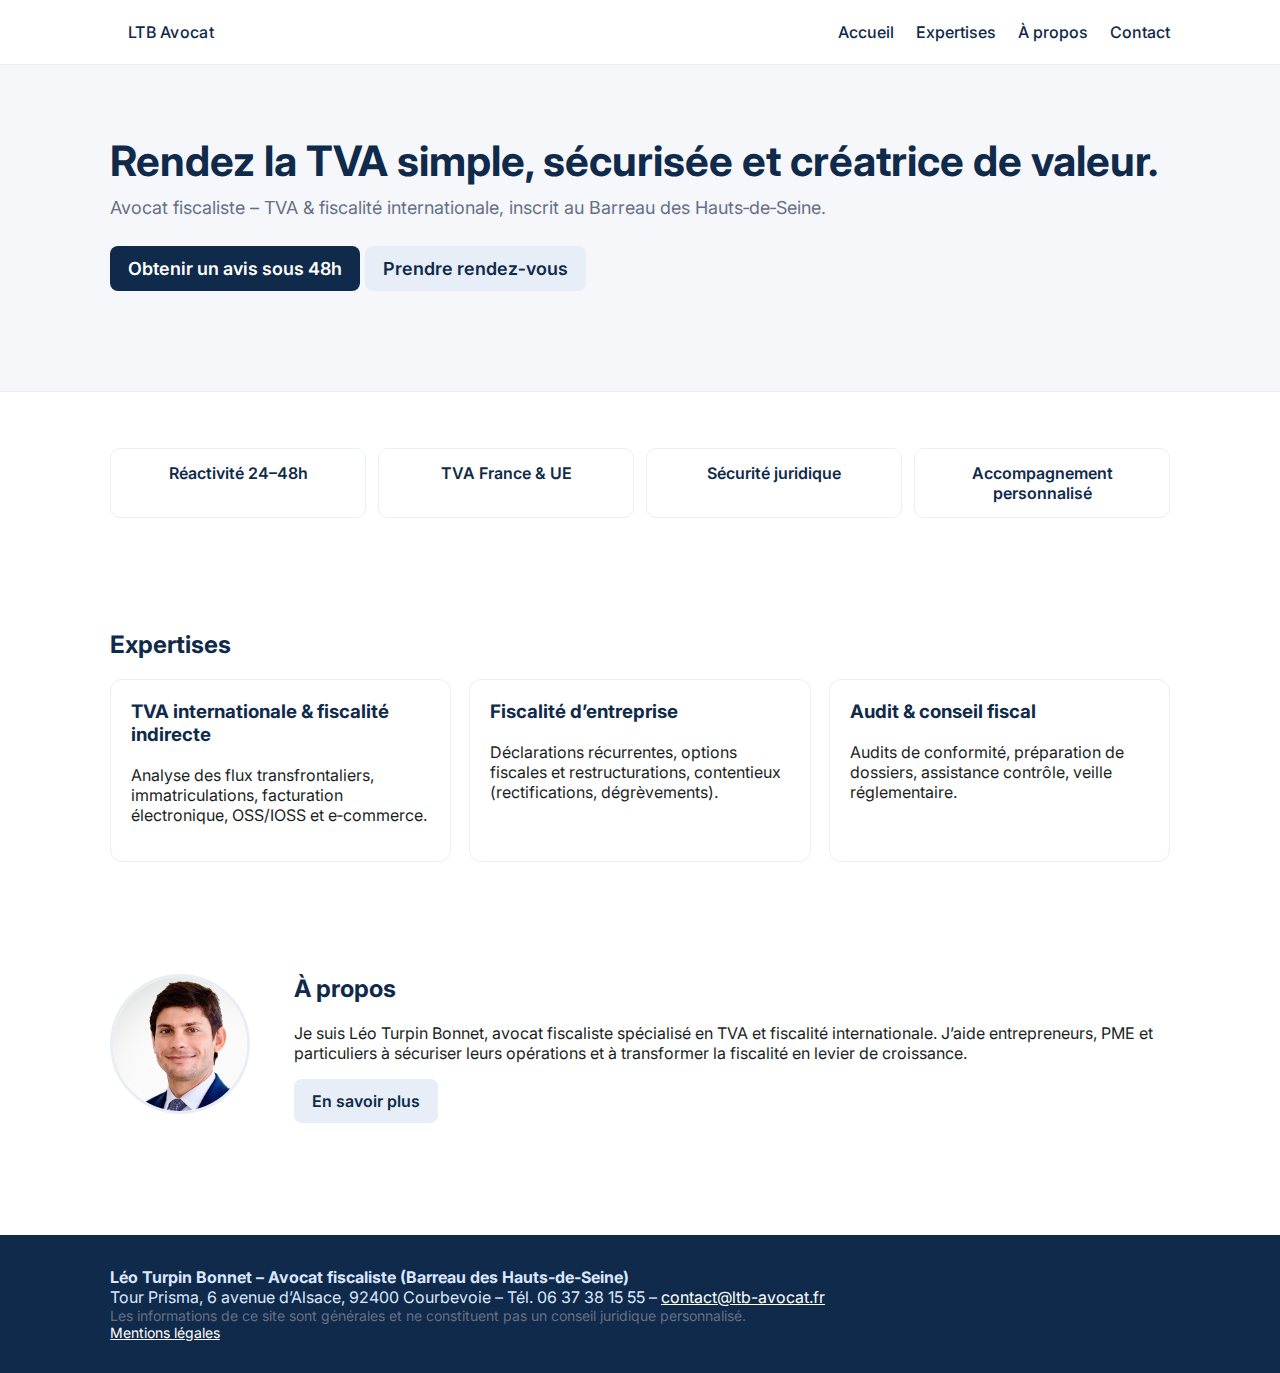
<file: index.html>
<!doctype html>
<html lang="fr">
<head>
  <meta charset="utf-8">
  <meta name="viewport" content="width=device-width, initial-scale=1">
  <title>LTB Avocat – TVA & Fiscalité internationale</title>
  <link rel="preconnect" href="https://fonts.gstatic.com" crossorigin>
  <link href="https://fonts.googleapis.com/css2?family=Inter:wght@400;500;600;700&display=swap" rel="stylesheet">
  <link rel="stylesheet" href="assets/css/style.css">
  <meta name="description" content="Avocat fiscaliste – TVA & fiscalité internationale. Immatriculations, conformité, remboursements 8e/13e directives et assistance contrôle.">
</head>
<body>


<header>
  <div class="container nav">
    <a class="logo" href="index.html">LTB&nbsp;Avocat</a>
    <nav>
      <a href="index.html">Accueil</a>
      <a href="expertises.html">Expertises</a>
      <a href="apropos.html">À propos</a>
      <a href="contact.html">Contact</a>
    </nav>
  </div>
</header>

<section class="hero">
  <div class="container">
    <h1>Rendez la TVA simple, sécurisée et créatrice de valeur.</h1>
    <p>Avocat fiscaliste – TVA & fiscalité internationale, inscrit au Barreau des Hauts‑de‑Seine.</p>
    <p>
      <a class="btn" href="contact.html">Obtenir un avis sous 48h</a>
      <a class="btn secondary" href="contact.html">Prendre rendez‑vous</a>
    </p>
  </div>
</section>

<section class="section">
  <div class="container">
    <div class="kpis">
      <div class="kpi">Réactivité 24–48h</div>
      <div class="kpi">TVA France & UE</div>
      <div class="kpi">Sécurité juridique</div>
      <div class="kpi">Accompagnement personnalisé</div>
    </div>
  </div>
</section>

<section class="section">
  <div class="container">
    <h2>Expertises</h2>
    <div class="grid-3">
      <div class="card">
        <h3>TVA internationale & fiscalité indirecte</h3>
        <p>Analyse des flux transfrontaliers, immatriculations, facturation électronique, OSS/IOSS et e‑commerce.</p>
      </div>
      <div class="card">
        <h3>Fiscalité d’entreprise</h3>
        <p>Déclarations récurrentes, options fiscales et restructurations, contentieux (rectifications, dégrèvements).</p>
      </div>
      <div class="card">
        <h3>Audit & conseil fiscal</h3>
        <p>Audits de conformité, préparation de dossiers, assistance contrôle, veille réglementaire.</p>
      </div>
    </div>
  </div>
</section>

<section class="section">
  <div class="container about">
    <img class="portrait" src="assets/portrait.jpg" alt="Portrait de Léo Turpin Bonnet">
    <div>
      <h2>À propos</h2>
      <p>Je suis Léo Turpin Bonnet, avocat fiscaliste spécialisé en TVA et fiscalité internationale. J’aide entrepreneurs, PME et particuliers à sécuriser leurs opérations et à transformer la fiscalité en levier de croissance.</p>
      <p><a class="btn secondary" href="apropos.html">En savoir plus</a></p>
    </div>
  </div>
</section>

<footer class="footer">
  <div class="container">
    <div><strong>Léo Turpin Bonnet – Avocat fiscaliste (Barreau des Hauts‑de‑Seine)</strong></div>
    <div>Tour Prisma, 6 avenue d’Alsace, 92400 Courbevoie – Tél. 06&nbsp;37&nbsp;38&nbsp;15&nbsp;55 – <a href="mailto:contact@ltb-avocat.fr">contact@ltb-avocat.fr</a></div>
    <div class="small">Les informations de ce site sont générales et ne constituent pas un conseil juridique personnalisé.</div>
    <div class="small"><a href="mentions-legales.html">Mentions légales</a></div>
  </div>
</footer>

</body>
</html>
</file>
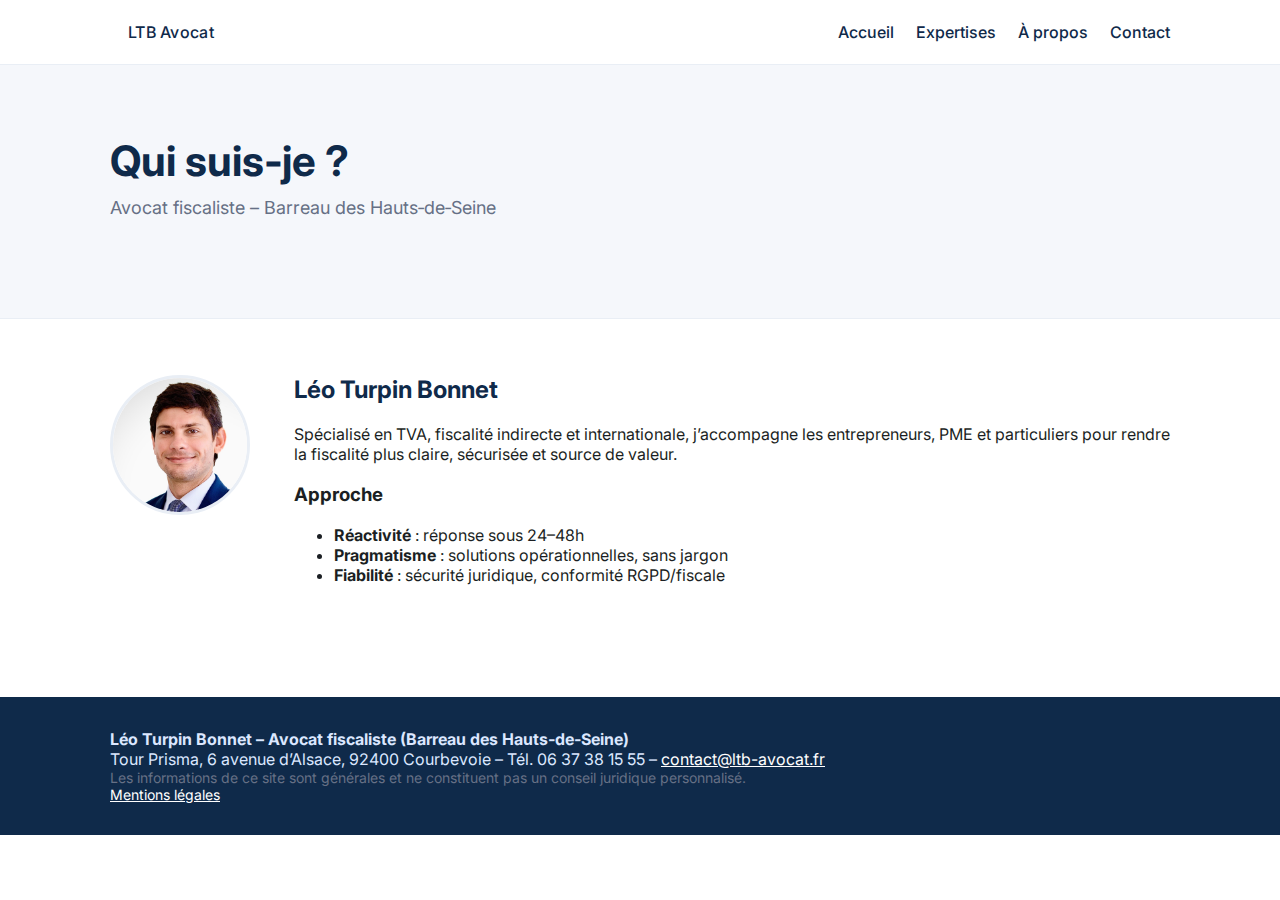
<file: apropos.html>
<!doctype html>
<html lang="fr">
<head>
  <meta charset="utf-8">
  <meta name="viewport" content="width=device-width, initial-scale=1">
  <title>LTB Avocat – TVA & Fiscalité internationale</title>
  <link rel="preconnect" href="https://fonts.gstatic.com" crossorigin>
  <link href="https://fonts.googleapis.com/css2?family=Inter:wght@400;500;600;700&display=swap" rel="stylesheet">
  <link rel="stylesheet" href="assets/css/style.css">
  <meta name="description" content="Avocat fiscaliste – TVA & fiscalité internationale. Immatriculations, conformité, remboursements 8e/13e directives et assistance contrôle.">
</head>
<body>


<header>
  <div class="container nav">
    <a class="logo" href="index.html">LTB&nbsp;Avocat</a>
    <nav>
      <a href="index.html">Accueil</a>
      <a href="expertises.html">Expertises</a>
      <a href="apropos.html">À propos</a>
      <a href="contact.html">Contact</a>
    </nav>
  </div>
</header>

<section class="hero">
  <div class="container">
    <h1>Qui suis‑je&nbsp;?</h1>
    <p>Avocat fiscaliste – Barreau des Hauts‑de‑Seine</p>
  </div>
</section>

<section class="section">
  <div class="container about">
    <img class="portrait" src="assets/portrait.jpg" alt="Portrait de Léo Turpin Bonnet">
    <div>
      <h2>Léo Turpin Bonnet</h2>
      <p>Spécialisé en TVA, fiscalité indirecte et internationale, j’accompagne les entrepreneurs, PME et particuliers pour rendre la fiscalité plus claire, sécurisée et source de valeur.</p>
      <h3>Approche</h3>
      <ul>
        <li><strong>Réactivité</strong> : réponse sous 24–48h</li>
        <li><strong>Pragmatisme</strong> : solutions opérationnelles, sans jargon</li>
        <li><strong>Fiabilité</strong> : sécurité juridique, conformité RGPD/fiscale</li>
      </ul>
    </div>
  </div>
</section>

<footer class="footer">
  <div class="container">
    <div><strong>Léo Turpin Bonnet – Avocat fiscaliste (Barreau des Hauts‑de‑Seine)</strong></div>
    <div>Tour Prisma, 6 avenue d’Alsace, 92400 Courbevoie – Tél. 06&nbsp;37&nbsp;38&nbsp;15&nbsp;55 – <a href="mailto:contact@ltb-avocat.fr">contact@ltb-avocat.fr</a></div>
    <div class="small">Les informations de ce site sont générales et ne constituent pas un conseil juridique personnalisé.</div>
    <div class="small"><a href="mentions-legales.html">Mentions légales</a></div>
  </div>
</footer>

</body>
</html>
</file>
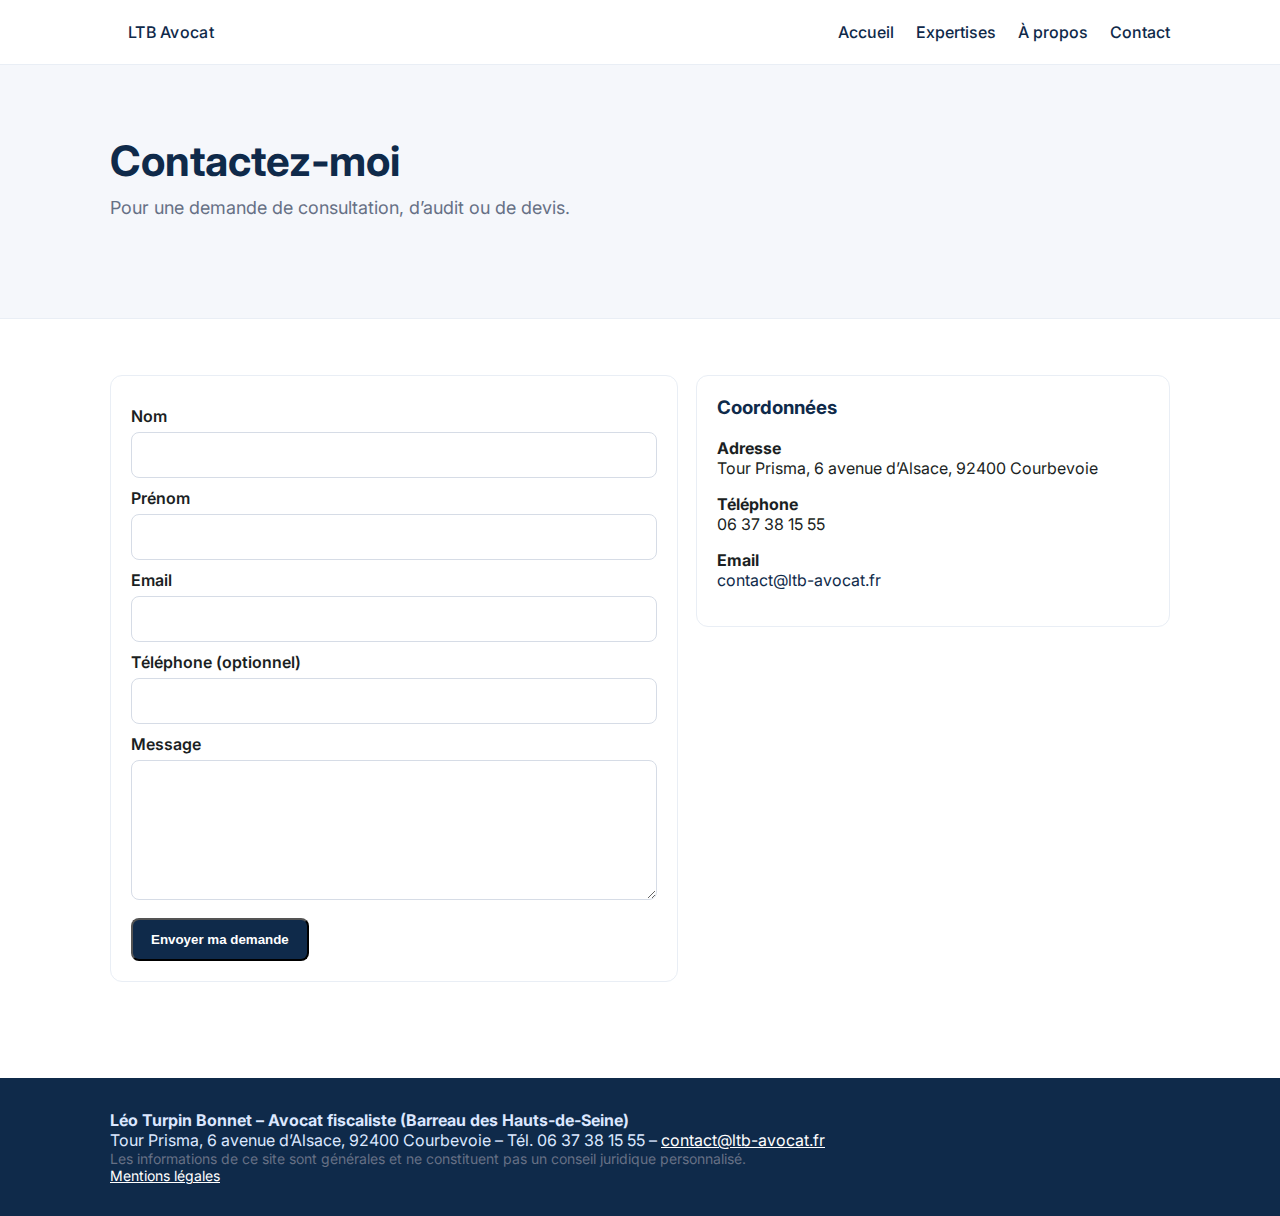
<file: contact.html>
<!doctype html>
<html lang="fr">
<head>
  <meta charset="utf-8">
  <meta name="viewport" content="width=device-width, initial-scale=1">
  <title>LTB Avocat – TVA & Fiscalité internationale</title>
  <link rel="preconnect" href="https://fonts.gstatic.com" crossorigin>
  <link href="https://fonts.googleapis.com/css2?family=Inter:wght@400;500;600;700&display=swap" rel="stylesheet">
  <link rel="stylesheet" href="assets/css/style.css">
  <meta name="description" content="Avocat fiscaliste – TVA & fiscalité internationale. Immatriculations, conformité, remboursements 8e/13e directives et assistance contrôle.">
</head>
<body>


<header>
  <div class="container nav">
    <a class="logo" href="index.html">LTB&nbsp;Avocat</a>
    <nav>
      <a href="index.html">Accueil</a>
      <a href="expertises.html">Expertises</a>
      <a href="apropos.html">À propos</a>
      <a href="contact.html">Contact</a>
    </nav>
  </div>
</header>

<section class="hero">
  <div class="container">
    <h1>Contactez‑moi</h1>
    <p>Pour une demande de consultation, d’audit ou de devis.</p>
  </div>
</section>

<section class="section">
  <div class="container">
    <div class="grid-3" style="grid-template-columns: 1.2fr 1fr;">
      <div>
        <div class="form">
          <form name="contact" method="POST" data-netlify="true">
            <input type="hidden" name="form-name" value="contact">
            <label>Nom</label>
            <input name="nom" required>
            <label>Prénom</label>
            <input name="prenom">
            <label>Email</label>
            <input type="email" name="email" required>
            <label>Téléphone (optionnel)</label>
            <input name="telephone">
            <label>Message</label>
            <textarea name="message" required></textarea>
            <div style="margin-top: 14px;">
              <button class="btn" type="submit">Envoyer ma demande</button>
            </div>
          </form>
        </div>
      </div>
      <div>
        <div class="card">
          <h3>Coordonnées</h3>
          <p><strong>Adresse</strong><br>Tour Prisma, 6 avenue d’Alsace, 92400 Courbevoie</p>
          <p><strong>Téléphone</strong><br>06&nbsp;37&nbsp;38&nbsp;15&nbsp;55</p>
          <p><strong>Email</strong><br><a href="mailto:contact@ltb-avocat.fr">contact@ltb-avocat.fr</a></p>
        </div>
      </div>
    </div>
  </div>
</section>

<footer class="footer">
  <div class="container">
    <div><strong>Léo Turpin Bonnet – Avocat fiscaliste (Barreau des Hauts‑de‑Seine)</strong></div>
    <div>Tour Prisma, 6 avenue d’Alsace, 92400 Courbevoie – Tél. 06&nbsp;37&nbsp;38&nbsp;15&nbsp;55 – <a href="mailto:contact@ltb-avocat.fr">contact@ltb-avocat.fr</a></div>
    <div class="small">Les informations de ce site sont générales et ne constituent pas un conseil juridique personnalisé.</div>
    <div class="small"><a href="mentions-legales.html">Mentions légales</a></div>
  </div>
</footer>

</body>
</html>
</file>
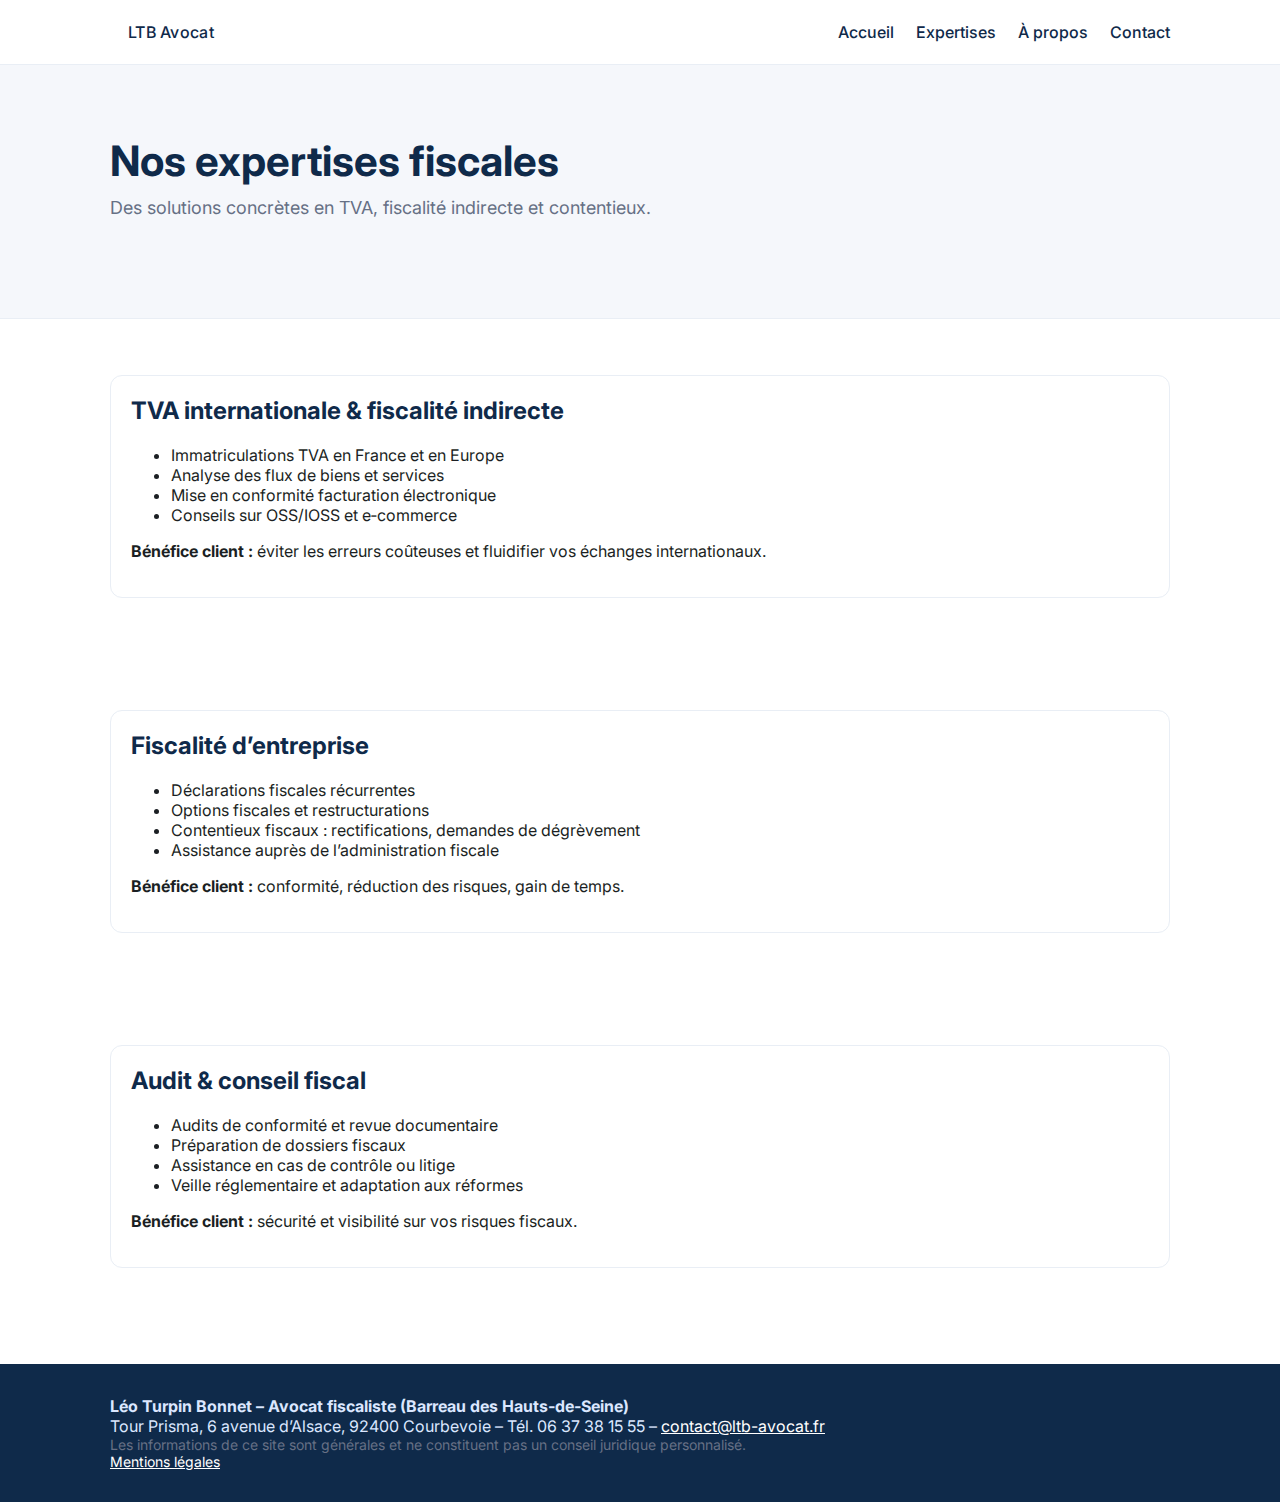
<file: expertises.html>
<!doctype html>
<html lang="fr">
<head>
  <meta charset="utf-8">
  <meta name="viewport" content="width=device-width, initial-scale=1">
  <title>LTB Avocat – TVA & Fiscalité internationale</title>
  <link rel="preconnect" href="https://fonts.gstatic.com" crossorigin>
  <link href="https://fonts.googleapis.com/css2?family=Inter:wght@400;500;600;700&display=swap" rel="stylesheet">
  <link rel="stylesheet" href="assets/css/style.css">
  <meta name="description" content="Avocat fiscaliste – TVA & fiscalité internationale. Immatriculations, conformité, remboursements 8e/13e directives et assistance contrôle.">
</head>
<body>


<header>
  <div class="container nav">
    <a class="logo" href="index.html">LTB&nbsp;Avocat</a>
    <nav>
      <a href="index.html">Accueil</a>
      <a href="expertises.html">Expertises</a>
      <a href="apropos.html">À propos</a>
      <a href="contact.html">Contact</a>
    </nav>
  </div>
</header>

<section class="hero">
  <div class="container">
    <h1>Nos expertises fiscales</h1>
    <p>Des solutions concrètes en TVA, fiscalité indirecte et contentieux.</p>
  </div>
</section>

<section class="section">
  <div class="container">
    <div class="card">
      <h2>TVA internationale & fiscalité indirecte</h2>
      <ul>
        <li>Immatriculations TVA en France et en Europe</li>
        <li>Analyse des flux de biens et services</li>
        <li>Mise en conformité facturation électronique</li>
        <li>Conseils sur OSS/IOSS et e‑commerce</li>
      </ul>
      <p><strong>Bénéfice client :</strong> éviter les erreurs coûteuses et fluidifier vos échanges internationaux.</p>
    </div>
  </div>
</section>

<section class="section">
  <div class="container">
    <div class="card">
      <h2>Fiscalité d’entreprise</h2>
      <ul>
        <li>Déclarations fiscales récurrentes</li>
        <li>Options fiscales et restructurations</li>
        <li>Contentieux fiscaux : rectifications, demandes de dégrèvement</li>
        <li>Assistance auprès de l’administration fiscale</li>
      </ul>
      <p><strong>Bénéfice client :</strong> conformité, réduction des risques, gain de temps.</p>
    </div>
  </div>
</section>

<section class="section">
  <div class="container">
    <div class="card">
      <h2>Audit & conseil fiscal</h2>
      <ul>
        <li>Audits de conformité et revue documentaire</li>
        <li>Préparation de dossiers fiscaux</li>
        <li>Assistance en cas de contrôle ou litige</li>
        <li>Veille réglementaire et adaptation aux réformes</li>
      </ul>
      <p><strong>Bénéfice client :</strong> sécurité et visibilité sur vos risques fiscaux.</p>
    </div>
  </div>
</section>

<footer class="footer">
  <div class="container">
    <div><strong>Léo Turpin Bonnet – Avocat fiscaliste (Barreau des Hauts‑de‑Seine)</strong></div>
    <div>Tour Prisma, 6 avenue d’Alsace, 92400 Courbevoie – Tél. 06&nbsp;37&nbsp;38&nbsp;15&nbsp;55 – <a href="mailto:contact@ltb-avocat.fr">contact@ltb-avocat.fr</a></div>
    <div class="small">Les informations de ce site sont générales et ne constituent pas un conseil juridique personnalisé.</div>
    <div class="small"><a href="mentions-legales.html">Mentions légales</a></div>
  </div>
</footer>

</body>
</html>
</file>
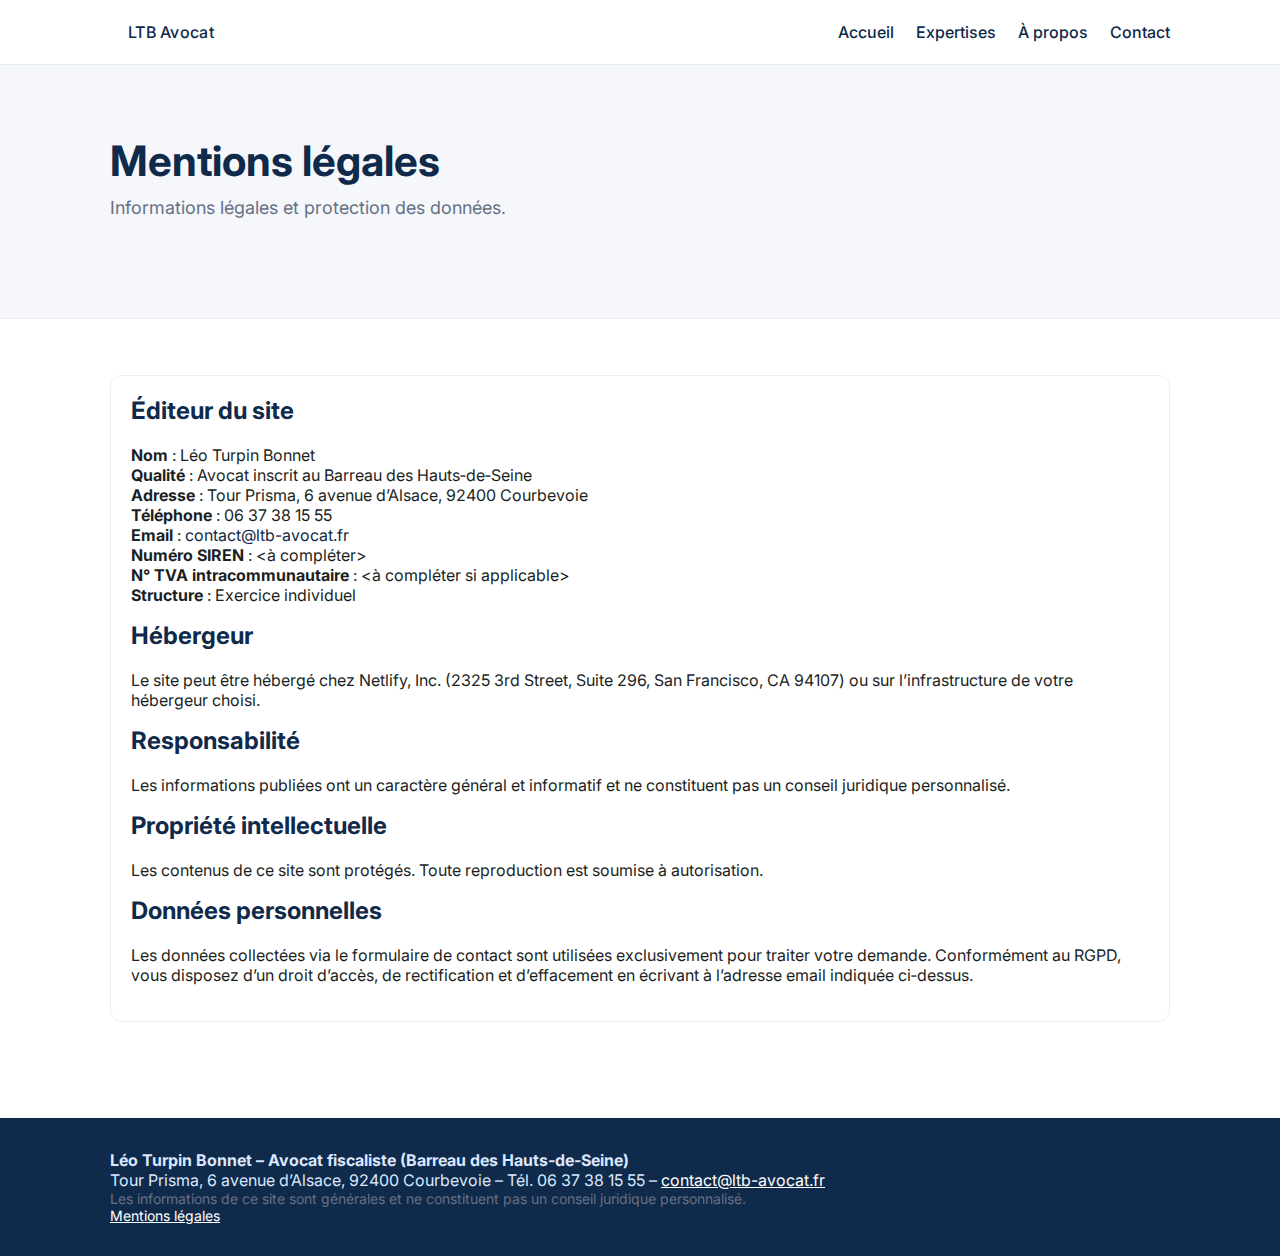
<file: mentions-legales.html>
<!doctype html>
<html lang="fr">
<head>
  <meta charset="utf-8">
  <meta name="viewport" content="width=device-width, initial-scale=1">
  <title>LTB Avocat – TVA & Fiscalité internationale</title>
  <link rel="preconnect" href="https://fonts.gstatic.com" crossorigin>
  <link href="https://fonts.googleapis.com/css2?family=Inter:wght@400;500;600;700&display=swap" rel="stylesheet">
  <link rel="stylesheet" href="assets/css/style.css">
  <meta name="description" content="Avocat fiscaliste – TVA & fiscalité internationale. Immatriculations, conformité, remboursements 8e/13e directives et assistance contrôle.">
</head>
<body>


<header>
  <div class="container nav">
    <a class="logo" href="index.html">LTB&nbsp;Avocat</a>
    <nav>
      <a href="index.html">Accueil</a>
      <a href="expertises.html">Expertises</a>
      <a href="apropos.html">À propos</a>
      <a href="contact.html">Contact</a>
    </nav>
  </div>
</header>

<section class="hero">
  <div class="container">
    <h1>Mentions légales</h1>
    <p>Informations légales et protection des données.</p>
  </div>
</section>

<section class="section">
  <div class="container">
    <div class="card">
      <h2>Éditeur du site</h2>
      <p><strong>Nom</strong> : Léo Turpin Bonnet<br>
         <strong>Qualité</strong> : Avocat inscrit au Barreau des Hauts‑de‑Seine<br>
         <strong>Adresse</strong> : Tour Prisma, 6 avenue d’Alsace, 92400 Courbevoie<br>
         <strong>Téléphone</strong> : 06 37 38 15 55<br>
         <strong>Email</strong> : <a href="mailto:contact@ltb-avocat.fr">contact@ltb-avocat.fr</a><br>
         <strong>Numéro SIREN</strong> : &lt;à compléter&gt;<br>
         <strong>N° TVA intracommunautaire</strong> : &lt;à compléter si applicable&gt;<br>
         <strong>Structure</strong> : Exercice individuel</p>
      <h2>Hébergeur</h2>
      <p>Le site peut être hébergé chez Netlify, Inc. (2325 3rd Street, Suite 296, San Francisco, CA 94107) ou sur l’infrastructure de votre hébergeur choisi.</p>
      <h2>Responsabilité</h2>
      <p>Les informations publiées ont un caractère général et informatif et ne constituent pas un conseil juridique personnalisé.</p>
      <h2>Propriété intellectuelle</h2>
      <p>Les contenus de ce site sont protégés. Toute reproduction est soumise à autorisation.</p>
      <h2>Données personnelles</h2>
      <p>Les données collectées via le formulaire de contact sont utilisées exclusivement pour traiter votre demande. Conformément au RGPD, vous disposez d’un droit d’accès, de rectification et d’effacement en écrivant à l’adresse email indiquée ci‑dessus.</p>
    </div>
  </div>
</section>

<footer class="footer">
  <div class="container">
    <div><strong>Léo Turpin Bonnet – Avocat fiscaliste (Barreau des Hauts‑de‑Seine)</strong></div>
    <div>Tour Prisma, 6 avenue d’Alsace, 92400 Courbevoie – Tél. 06&nbsp;37&nbsp;38&nbsp;15&nbsp;55 – <a href="mailto:contact@ltb-avocat.fr">contact@ltb-avocat.fr</a></div>
    <div class="small">Les informations de ce site sont générales et ne constituent pas un conseil juridique personnalisé.</div>
    <div class="small"><a href="mentions-legales.html">Mentions légales</a></div>
  </div>
</footer>

</body>
</html>
</file>
<file: assets/css/style.css>
:root {
  --blue: #0F2A4A;
  --text: #1b1f23;
  --muted: #667085;
  --bg: #ffffff;
  --light: #f5f7fb;
}
* { box-sizing: border-box; }
html, body { margin: 0; padding: 0; font-family: Inter, system-ui, -apple-system, Segoe UI, Roboto, Helvetica, Arial, "Apple Color Emoji", "Segoe UI Emoji"; color: var(--text); background: var(--bg); }
a { color: var(--blue); text-decoration: none; }
header { position: sticky; top: 0; background: #fff; border-bottom: 1px solid #e9eef5; z-index: 50; }
.container { max-width: 1100px; margin: 0 auto; padding: 0 20px; }
.nav { display: flex; align-items: center; justify-content: space-between; height: 64px; }
.logo { font-weight: 700; letter-spacing: .3px; color: var(--blue); }
.nav a { margin-left: 18px; font-weight: 500; }
.btn { display: inline-block; background: var(--blue); color: #fff; padding: 12px 18px; border-radius: 8px; font-weight: 600; }
.btn.secondary { background: #e7eef7; color: var(--blue); }
.hero { background: var(--light); padding: 72px 0; border-bottom: 1px solid #e9eef5; }
.hero h1 { margin: 0 0 12px; font-size: 42px; line-height: 1.15; color: var(--blue); }
.hero p { margin: 0 0 28px; font-size: 18px; color: var(--muted); }
.grid-3 { display: grid; grid-template-columns: repeat(3, 1fr); gap: 18px; }
.card { background: #fff; border: 1px solid #e9eef5; border-radius: 12px; padding: 20px; }
.card h3 { margin-top: 0; color: var(--blue); }
.section { padding: 56px 0; }
.section h2 { margin-top: 0; color: var(--blue); }
.kpis { display: grid; grid-template-columns: repeat(4, 1fr); gap: 12px; }
.kpis .kpi { background: #fff; border: 1px solid #e9eef5; border-radius: 10px; padding: 14px; text-align: center; font-weight: 600; color: var(--blue); }
.footer { background: var(--blue); color: #dbe7ff; padding: 32px 0; margin-top: 40px; }
.footer a { color: #fff; text-decoration: underline; }
.small { font-size: 14px; color: var(--muted); }
img.portrait { width: 140px; height: 140px; border-radius: 50%; object-fit: cover; border: 3px solid #e9eef5; }
.about { display: grid; grid-template-columns: 160px 1fr; gap: 24px; align-items: start; }
.form { background: #fff; border: 1px solid #e9eef5; border-radius: 12px; padding: 20px; }
label { display: block; font-weight: 600; margin: 10px 0 6px; }
input, textarea { width: 100%; padding: 12px; border: 1px solid #d6dce6; border-radius: 8px; font: inherit; }
textarea { min-height: 140px; }
@media (max-width: 900px) {
  .grid-3 { grid-template-columns: 1fr; }
  .kpis { grid-template-columns: 1fr 1fr; }
  .about { grid-template-columns: 1fr; justify-items: start; }
  .hero h1 { font-size: 32px; }
}
</file>
